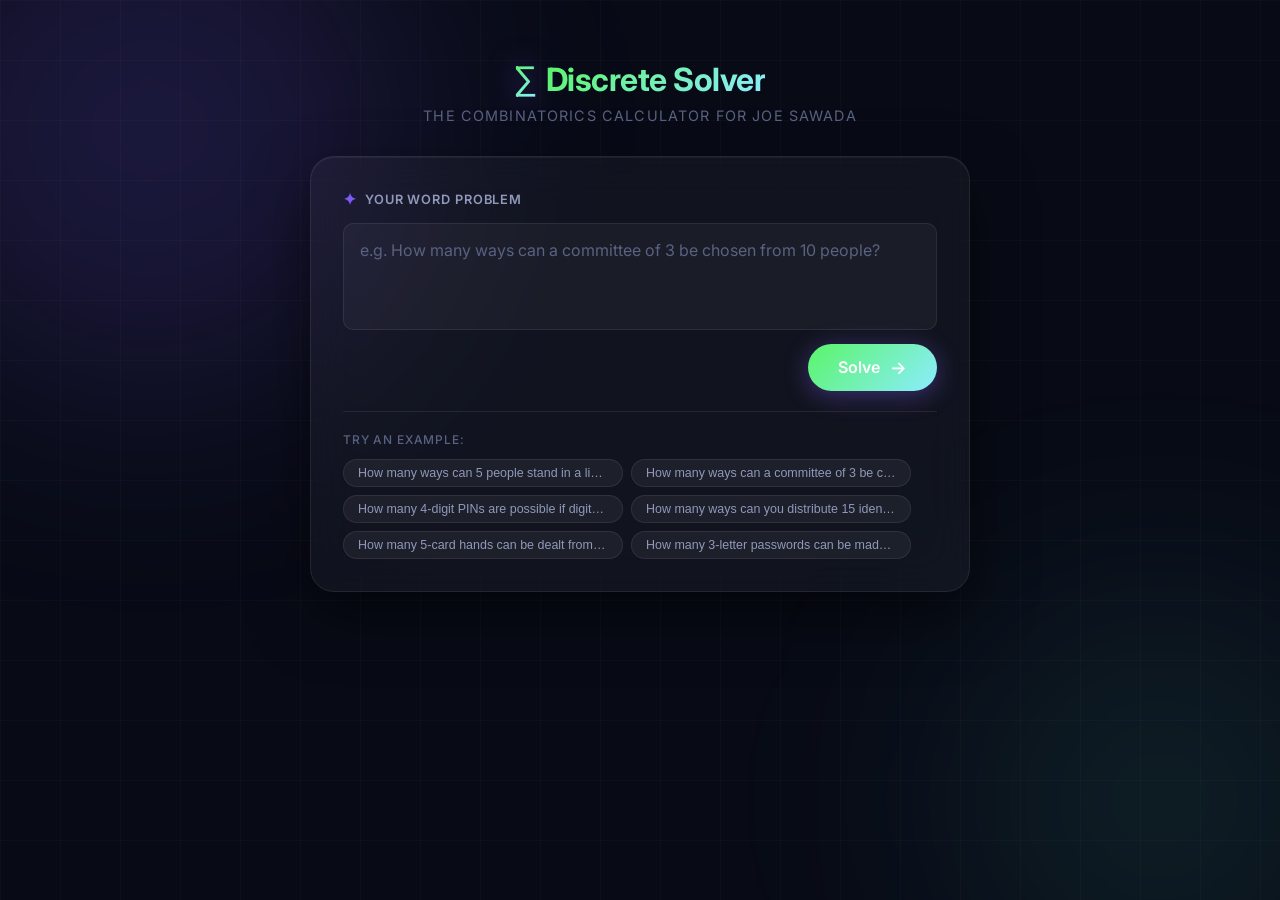
<file: templates/index.html>
<!DOCTYPE html>
<html lang="en">

<head>
  <meta charset="UTF-8" />
  <meta name="viewport" content="width=device-width, initial-scale=1.0" />
  <title>Combinatorics Calculator</title>
  <meta name="description"
    content="Solve combinatorics word problems. Instantly identify permutations, combinations, and more." />
  <link rel="preconnect" href="https://fonts.googleapis.com" />
  <link
    href="https://fonts.googleapis.com/css2?family=Inter:wght@300;400;500;600;700&family=JetBrains+Mono:wght@400;500&display=swap"
    rel="stylesheet" />
  <link rel="stylesheet" href="/static/style.css" />
</head>

<body>

  <!-- Animated background grid -->
  <div class="bg-grid"></div>
  <div class="bg-glow glow-1"></div>
  <div class="bg-glow glow-2"></div>

  <div class="page-wrapper">

    <!-- Header -->
    <header class="header">
      <div class="logo">
        <span class="logo-icon">∑</span>
        <span class="logo-text">Discrete Solver</span>
      </div>
      <p class="logo-tagline">The Combinatorics Calculator for Joe Sawada</p>
    </header>

    <!-- Main card -->
    <main class="card">

      <div class="card-section">
        <label class="input-label" for="question-input">
          <span class="label-icon">✦</span> Your Word Problem
        </label>
        <textarea id="question-input" class="question-textarea"
          placeholder="e.g. How many ways can a committee of 3 be chosen from 10 people?" rows="3"
          spellcheck="false"></textarea>

        <button id="solve-btn" class="solve-btn" onclick="handleSolve()">
          <span class="btn-text">Solve</span>
          <span class="btn-icon">→</span>
          <div class="btn-loader" id="btn-loader"></div>
        </button>
      </div>

      <!-- Example chips -->
      <div class="examples-section">
        <p class="examples-label">Try an example:</p>
        <div class="chips-row" id="chips-row"></div>
      </div>

    </main>

    <!-- Result panel -->
    <div class="result-panel" id="result-panel">
      <div class="result-inner">
        <div class="result-badge" id="result-badge"></div>

        <div class="result-grid">
          <div class="result-stat">
            <span class="stat-label">n (total)</span>
            <span class="stat-value" id="stat-n">—</span>
          </div>
          <div class="result-stat">
            <span class="stat-label">r (chosen)</span>
            <span class="stat-value" id="stat-r">—</span>
          </div>
          <div class="result-stat formula-stat">
            <span class="stat-label">Formula</span>
            <span class="stat-value formula-val" id="stat-formula">—</span>
          </div>
        </div>

        <div class="result-answer-section">
          <p class="answer-label">Total ways: </p>
          <p class="answer-number" id="answer-number">0</p>
        </div>
      </div>
    </div>

    <!-- Error box -->
    <div class="error-box" id="error-box">
      <span class="error-icon">⚠</span>
      <span id="error-text">Something went wrong.</span>
    </div>

  </div>

  <script src="/static/script.js"></script>
</body>

</html>
</file>
<file: static/style.css>
/* ============================================================
   DISCRETE SOLVER — Premium Dark UI
   ============================================================ */

*,
*::before,
*::after {
  box-sizing: border-box;
  margin: 0;
  padding: 0;
}

:root {
  --bg: #080b16;
  --bg-card: rgba(255, 255, 255, 0.04);
  --bg-card-hov: rgba(255, 255, 255, 0.07);
  --border: rgba(255, 255, 255, 0.08);
  --border-glow: rgba(120, 80, 255, 0.5);
  --accent: #7c5af5;
  --accent-2: #b98cff;
  --accent-grad: linear-gradient(135deg, #5af569, #8cecff);
  --success: #4af8b0;
  --text-1: #f0f2ff;
  --text-2: #9099bb;
  --text-3: #5a6282;
  --radius: 16px;
  --radius-sm: 10px;
  --shadow: 0 24px 60px rgba(0, 0, 0, 0.5);
}

html,
body {
  min-height: 100vh;
  font-family: 'Inter', Arial, Helvetica, sans-serif;
  background: var(--bg);
  color: var(--text-1);
  overflow-x: hidden;
}

/* ── Background decorations ──────────────────────────────── */

.bg-grid {
  position: fixed;
  inset: 0;
  background-image:
    linear-gradient(rgba(255, 255, 255, 0.025) 1px, transparent 1px),
    linear-gradient(90deg, rgba(255, 255, 255, 0.025) 1px, transparent 1px);
  background-size: 60px 60px;
  pointer-events: none;
  z-index: 0;
}

.bg-glow {
  position: fixed;
  border-radius: 50%;
  filter: blur(120px);
  pointer-events: none;
  z-index: 0;
}

.glow-1 {
  width: 500px;
  height: 500px;
  background: rgba(124, 90, 245, 0.18);
  top: -120px;
  left: -100px;
}

.glow-2 {
  width: 400px;
  height: 400px;
  background: rgba(79, 209, 197, 0.1);
  bottom: -100px;
  right: -80px;
}

/* ── Layout ──────────────────────────────────────────────── */

.page-wrapper {
  position: relative;
  z-index: 1;
  min-height: 100vh;
  display: flex;
  flex-direction: column;
  align-items: center;
  padding: 60px 20px 80px;
  gap: 24px;
  max-width: 700px;
  margin: 0 auto;
}

/* ── Header ──────────────────────────────────────────────── */

.header {
  text-align: center;
  margin-bottom: 8px;
}

.logo {
  display: flex;
  align-items: center;
  justify-content: center;
  gap: 10px;
  margin-bottom: 8px;
}

.logo-icon {
  font-size: 2.2rem;
  background: var(--accent-grad);
  -webkit-background-clip: text;
  -webkit-text-fill-color: transparent;
  background-clip: text;
  filter: drop-shadow(0 0 14px rgba(124, 90, 245, 0.6));
  line-height: 1;
}

.logo-text {
  font-size: 2rem;
  font-weight: 700;
  letter-spacing: -0.5px;
  background: var(--accent-grad);
  -webkit-background-clip: text;
  -webkit-text-fill-color: transparent;
  background-clip: text;
}

.logo-tagline {
  font-size: 0.9rem;
  color: var(--text-3);
  letter-spacing: 0.08em;
  text-transform: uppercase;
}

/* ── Main card ───────────────────────────────────────────── */

.card {
  width: 100%;
  background: var(--bg-card);
  border: 1px solid var(--border);
  border-radius: 24px;
  padding: 32px;
  backdrop-filter: blur(24px);
  -webkit-backdrop-filter: blur(24px);
  box-shadow: var(--shadow), inset 0 1px 0 rgba(255, 255, 255, 0.06);
  transition: border-color 0.3s;
}

.card:focus-within {
  border-color: rgba(124, 90, 245, 0.35);
  box-shadow: var(--shadow), 0 0 0 1px rgba(124, 90, 245, 0.2), inset 0 1px 0 rgba(255, 255, 255, 0.06);
}

.card-section {
  display: flex;
  flex-direction: column;
  gap: 14px;
}

.input-label {
  display: flex;
  align-items: center;
  gap: 8px;
  font-size: 0.8rem;
  font-weight: 600;
  color: var(--text-2);
  letter-spacing: 0.07em;
  text-transform: uppercase;
}

.label-icon {
  color: var(--accent);
  font-size: 1rem;
}

.question-textarea {
  width: 100%;
  background: rgba(255, 255, 255, 0.04);
  border: 1px solid var(--border);
  border-radius: var(--radius-sm);
  color: var(--text-1);
  font-family: 'Inter', sans-serif;
  font-size: 1rem;
  line-height: 1.6;
  padding: 14px 16px;
  resize: none;
  outline: none;
  transition: border-color 0.25s, box-shadow 0.25s;
}

.question-textarea::placeholder {
  color: var(--text-3);
}

.question-textarea:focus {
  border-color: var(--border-glow);
  box-shadow: 0 0 0 3px rgba(124, 90, 245, 0.12);
}

/* ── Solve button ────────────────────────────────────────── */

.solve-btn {
  align-self: flex-end;
  position: relative;
  display: flex;
  align-items: center;
  gap: 10px;
  padding: 13px 30px;
  background: var(--accent-grad);
  border: none;
  border-radius: 50px;
  color: #fff;
  font-family: 'Inter', sans-serif;
  font-size: 1rem;
  font-weight: 600;
  cursor: pointer;
  overflow: hidden;
  transition: transform 0.2s, box-shadow 0.2s, opacity 0.2s;
  box-shadow: 0 4px 24px rgba(124, 90, 245, 0.4);
}

.solve-btn::before {
  content: '';
  position: absolute;
  inset: 0;
  background: rgba(255, 255, 255, 0.15);
  opacity: 0;
  transition: opacity 0.2s;
}

.solve-btn:hover::before {
  opacity: 1;
}

.solve-btn:hover {
  transform: translateY(-2px);
  box-shadow: 0 8px 32px rgba(124, 90, 245, 0.55);
}

.solve-btn:active {
  transform: translateY(0);
}

.solve-btn.loading {
  opacity: 0.75;
  pointer-events: none;
}

.solve-btn.loading .btn-text,
.solve-btn.loading .btn-icon {
  opacity: 0;
}

.solve-btn.loading .btn-loader {
  display: block;
}

.btn-icon {
  font-size: 1.1rem;
  transition: transform 0.3s;
}

.solve-btn:hover .btn-icon {
  transform: translateX(4px);
}

.btn-loader {
  display: none;
  position: absolute;
  width: 20px;
  height: 20px;
  border: 2px solid rgba(255, 255, 255, 0.3);
  border-top-color: #fff;
  border-radius: 50%;
  animation: spin 0.7s linear infinite;
}

@keyframes spin {
  to {
    transform: rotate(360deg);
  }
}

/* ── Example chips ───────────────────────────────────────── */

.examples-section {
  margin-top: 20px;
  padding-top: 20px;
  border-top: 1px solid var(--border);
}

.examples-label {
  font-size: 0.75rem;
  color: var(--text-3);
  font-weight: 500;
  text-transform: uppercase;
  letter-spacing: 0.07em;
  margin-bottom: 12px;
}

.chips-row {
  display: flex;
  flex-wrap: wrap;
  gap: 8px;
}

.chip {
  background: rgba(255, 255, 255, 0.05);
  border: 1px solid var(--border);
  border-radius: 50px;
  color: var(--text-2);
  font-size: 0.78rem;
  padding: 6px 14px;
  cursor: pointer;
  transition: background 0.2s, color 0.2s, border-color 0.2s, transform 0.15s;
  white-space: nowrap;
  max-width: 280px;
  overflow: hidden;
  text-overflow: ellipsis;
}

.chip:hover {
  background: rgba(124, 90, 245, 0.15);
  border-color: rgba(124, 90, 245, 0.4);
  color: var(--accent-2);
  transform: translateY(-1px);
}

/* ── Result panel ────────────────────────────────────────── */

.result-panel {
  width: 100%;
  background: var(--bg-card);
  border: 1px solid var(--border);
  border-radius: 24px;
  backdrop-filter: blur(24px);
  -webkit-backdrop-filter: blur(24px);
  box-shadow: var(--shadow), inset 0 1px 0 rgba(255, 255, 255, 0.06);
  overflow: hidden;
  opacity: 0;
  transform: translateY(20px);
  pointer-events: none;
  transition: opacity 0.4s ease, transform 0.4s ease, border-color 0.3s;
  display: none;
}

.result-panel.visible {
  display: block;
  opacity: 1;
  transform: translateY(0);
  pointer-events: auto;
  border-color: rgba(74, 248, 176, 0.25);
  box-shadow: var(--shadow), 0 0 0 1px rgba(74, 248, 176, 0.1), inset 0 1px 0 rgba(255, 255, 255, 0.06);
}

.result-inner {
  padding: 28px 32px 32px;
  display: flex;
  flex-direction: column;
  gap: 24px;
}

.result-badge {
  display: inline-flex;
  align-items: center;
  gap: 8px;
  background: rgba(74, 248, 176, 0.1);
  border: 1px solid rgba(74, 248, 176, 0.25);
  border-radius: 50px;
  padding: 6px 16px;
  font-size: 0.82rem;
  font-weight: 600;
  color: var(--success);
  letter-spacing: 0.04em;
  align-self: flex-start;
}

.result-badge::before {
  content: '✓';
  font-size: 0.9rem;
}

.result-grid {
  display: grid;
  grid-template-columns: 1fr 1fr 2fr;
  gap: 16px;
}

.result-stat {
  display: flex;
  flex-direction: column;
  gap: 6px;
  background: rgba(255, 255, 255, 0.03);
  border: 1px solid var(--border);
  border-radius: var(--radius-sm);
  padding: 14px 16px;
}

.stat-label {
  font-size: 0.72rem;
  font-weight: 600;
  color: var(--text-3);
  text-transform: uppercase;
  letter-spacing: 0.08em;
}

.stat-value {
  font-family: 'JetBrains Mono', monospace;
  font-size: 1.35rem;
  font-weight: 500;
  color: var(--text-1);
}

.formula-val {
  font-size: 1rem;
}

.result-answer-section {
  text-align: center;
  padding: 24px 0 8px;
  border-top: 1px solid var(--border);
}

.answer-label {
  font-size: 0.75rem;
  color: var(--text-3);
  text-transform: uppercase;
  letter-spacing: 0.1em;
  margin-bottom: 10px;
  font-weight: 600;
}

.answer-number {
  font-size: 4rem;
  font-weight: 700;
  letter-spacing: -2px;
  background: var(--accent-grad);
  -webkit-background-clip: text;
  -webkit-text-fill-color: transparent;
  background-clip: text;
  filter: drop-shadow(0 0 20px rgba(124, 90, 245, 0.4));
  font-family: 'JetBrains Mono', monospace;
  line-height: 1;
  min-height: 4rem;
}

/* ── Error box ───────────────────────────────────────────── */

.error-box {
  width: 100%;
  display: none;
  align-items: center;
  gap: 12px;
  background: rgba(255, 80, 80, 0.08);
  border: 1px solid rgba(255, 80, 80, 0.25);
  border-radius: var(--radius-sm);
  padding: 14px 20px;
  color: #ff8080;
  font-size: 0.9rem;
  animation: fadeIn 0.3s ease;
}

.error-box.visible {
  display: flex;
}

.error-icon {
  font-size: 1.1rem;
}

@keyframes fadeIn {
  from {
    opacity: 0;
    transform: translateY(8px);
  }

  to {
    opacity: 1;
    transform: translateY(0);
  }
}

/* ── Responsive ──────────────────────────────────────────── */

@media (max-width: 560px) {
  .page-wrapper {
    padding: 40px 16px 60px;
  }

  .card,
  .result-inner {
    padding: 20px;
  }

  .result-grid {
    grid-template-columns: 1fr 1fr;
  }

  .formula-stat {
    grid-column: 1 / -1;
  }

  .answer-number {
    font-size: 3rem;
  }

  .logo-text {
    font-size: 1.6rem;
  }

  .logo-icon {
    font-size: 1.8rem;
  }
}
</file>
